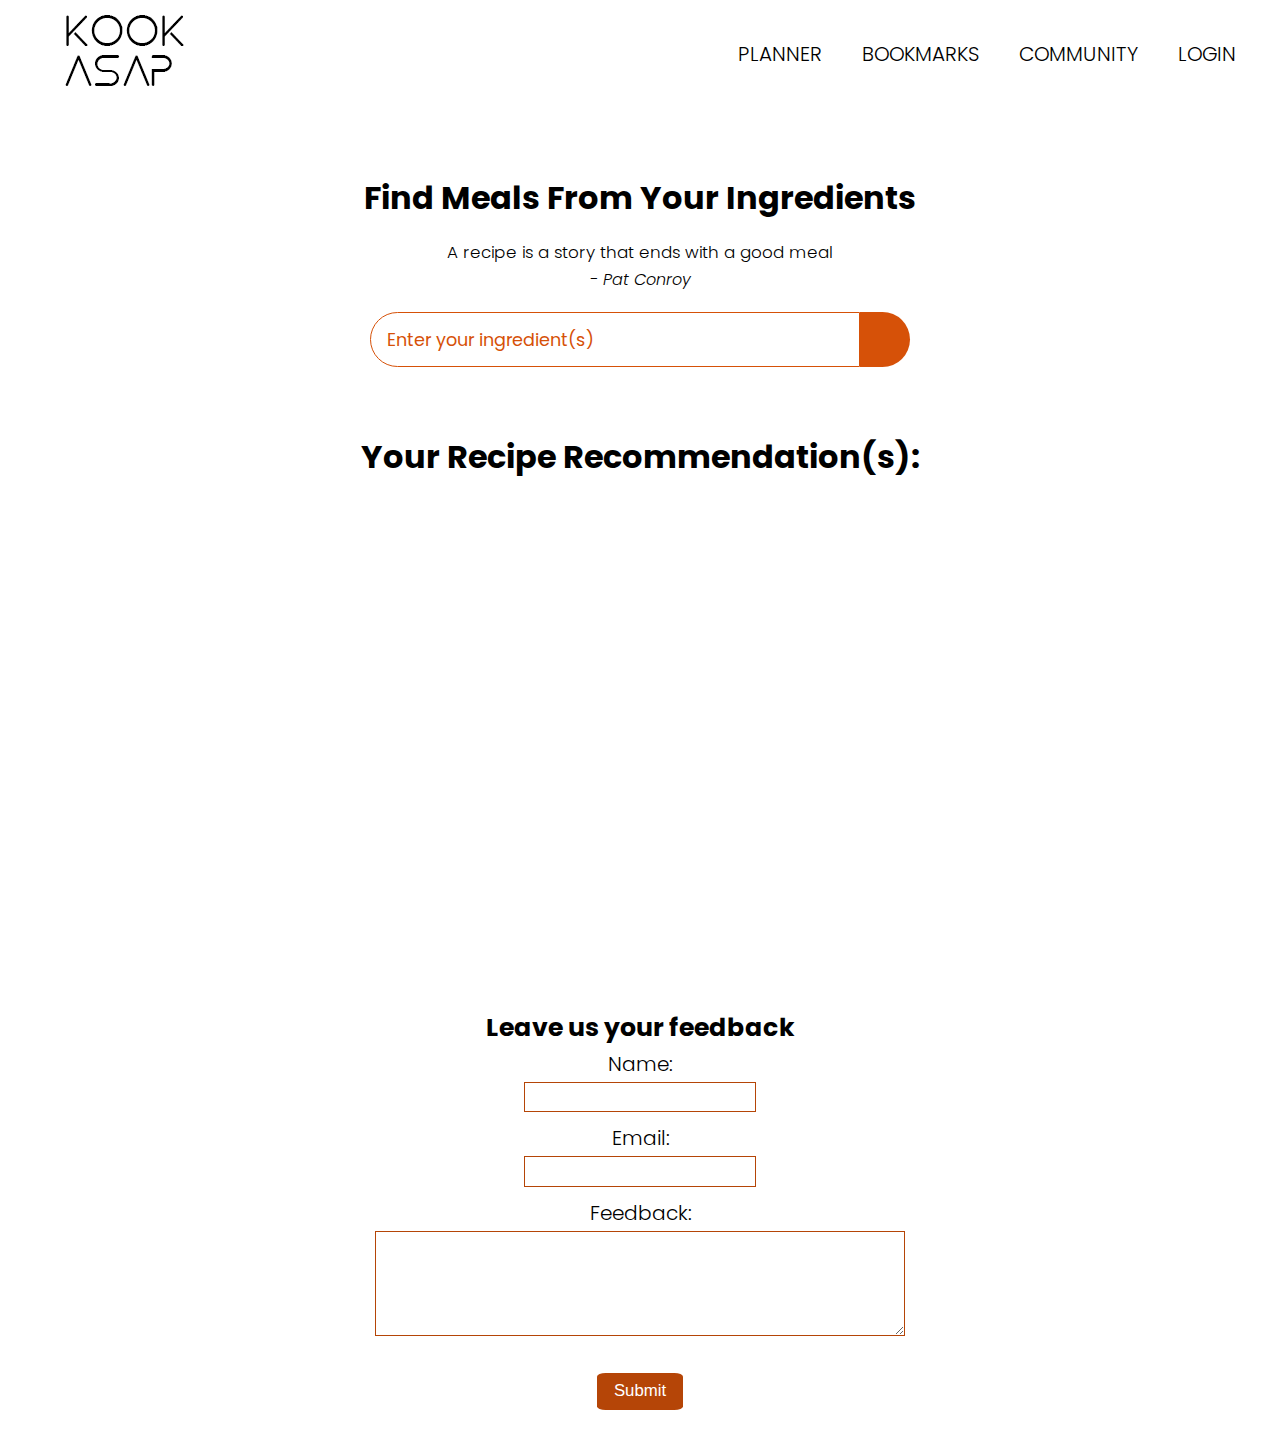
<file: index.html>
<!DOCTYPE html>
<html lang="en">
<head>
  <meta charset="UTF-8">
  <meta name="viewport" content="width=device-width, initial-scale=1.0">
  <title>Kookasap - Homepage</title>
  <link rel="icon" size="16x16 "href="tab.png">
  <link rel="stylesheet" href="https://cdnjs.cloudflare.com/ajax/libs/font-awesome/5.15.1/css/all.min.css" integrity="sha512-+4zCK9k+qNFUR5X+cKL9EIR+ZOhtIloNl9GIKS57V1MyNsYpYcUrUeQc9vNfzsWfV28IaLL3i96P9sdNyeRssA==" crossorigin="anonymous" />
  <link rel="stylesheet" href = "style.css">
  <link rel="stylesheet" href = "styleforfeedback.css">
  
</head>
<body>
  <header>
    <div class = "main-nav">
      <a href="index.html" class="Logo">
        <img src="Logo.png" alt="Kookasap" width="250" height="100" >
      </a>   
      <ul >
        <li><a href = "Planner.html" >Planner</a></li>
        <li><a href = "featurestbd.html" >Bookmarks</a></li>
        <li><a href = "community.html" >Community</a></li>
        <li><a href = "login.html" >Login</a></li>
      </ul>
    </div>
  </header>
  <div class = "container">
    <div class = "meal-wrapper">
      <div class = "meal-search">
        <h2 class = "title">Find Meals From Your Ingredients</h2>
        <blockquote>A recipe is a story that ends with a good meal<br>
          <cite>- Pat Conroy</cite>
        </blockquote>

        <div class = "meal-search-box">
          <input type = "text" class = "search-control" placeholder="Enter your ingredient(s)" id = "search-input">
          <button type = "submit" class = "search-btn btn" id = "search-btn">
            <i class = "fas fa-search"></i>
          </button>
        </div>
      </div>

      <div class = "meal-result">
        <h2 class = "title">Your Recipe Recommendation(s):</h2>
        <div id= "meal">
        </div>
      </div>


      <div class = "meal-details">
        <!-- recipe close btn -->
        <button type = "button" class = "btn recipe-close-btn" id = "recipe-close-btn">
          <i class = "fas fa-times"></i>
        </button>

        <!-- meal content -->
        <div class = "meal-details-content">
        </div>
      </div>
    </div>
  </div>
  <footer>
    <div class="feedback-box">
      <center><h2>Leave us your feedback</h2></center>
      <form id="feedback-form">
        <label for="name">Name:</label>
        <input type="text" id="name" name="name"><br>
        <label for="email">Email:</label>
        <input type="text" id="email" name="email"><br>
        <label for="feedback">Feedback:</label>
        <textarea id="feedback" name="feedback" rows="5" cols="50"></textarea><br><br>
        <input type="submit" value="Submit">
      </form> 
      <br>
    </div>
  </footer>
  


  <script src = "script.js"></script>
</body>
</html>
</file>
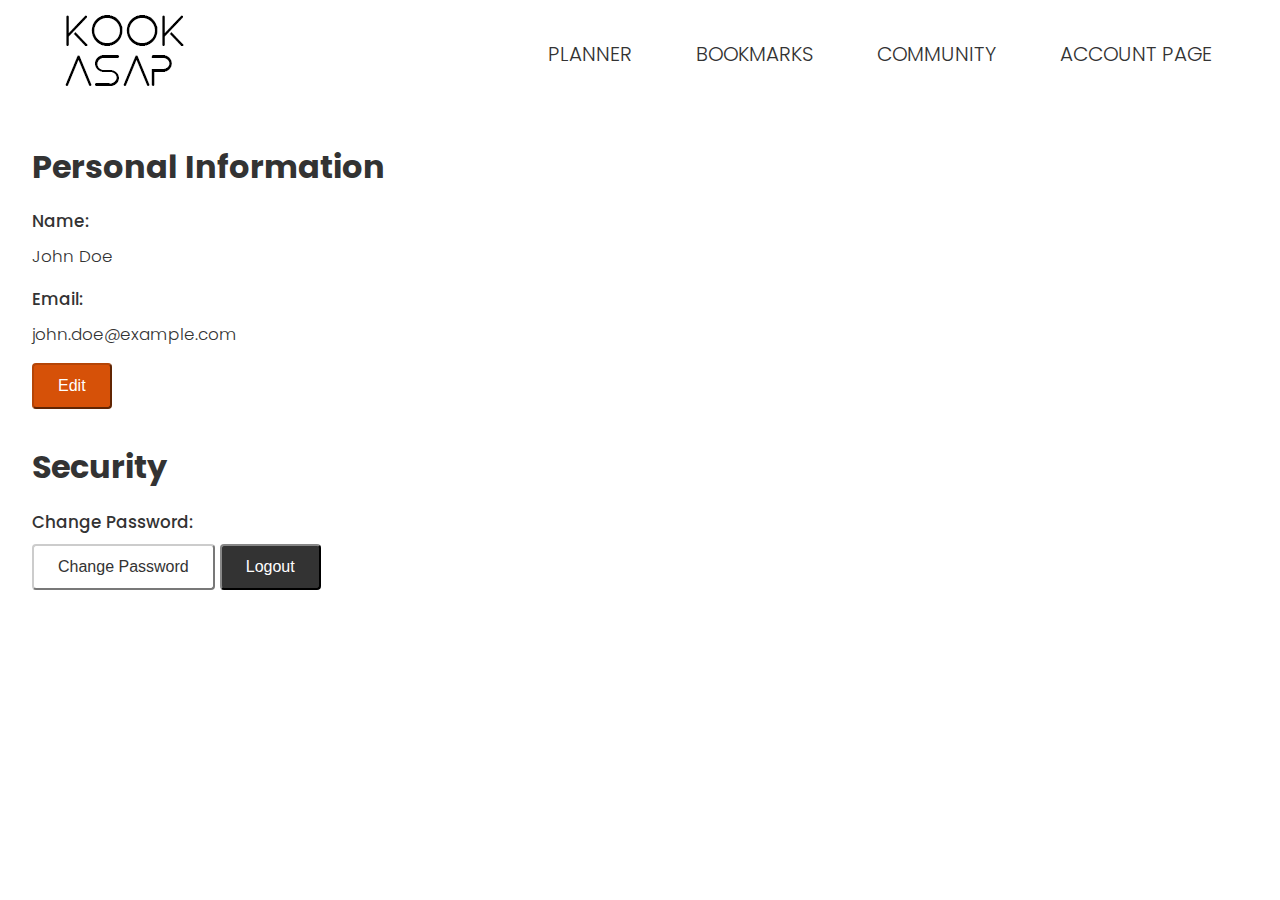
<file: accountpage.html>
<!DOCTYPE html>
<html lang="en">
<head>
  <meta charset="UTF-8">
  <meta name="viewport" content="width=device-width, initial-scale=1.0">
  <title>Kookasap - Account</title>
  <link rel="icon" size="16x16" href="tab.png">
  <link rel="stylesheet" href="https://cdnjs.cloudflare.com/ajax/libs/font-awesome/5.15.1/css/all.min.css" integrity="sha512-+4zCK9k+qNFUR5X+cKL9EIR+ZOhtIloNl9GIKS57V1MyNsYpYcUrUeQc9vNfzsWfV28IaLL3i96P9sdNyeRssA==" crossorigin="anonymous" />
  <link rel="stylesheet" href="styleforaccountpage.css">
  <link href="https://fonts.googleapis.com/css2?family=Poppins:wght@200;300;400;500;600;700;800;900&display=swap" rel="stylesheet">
</head>
<body>
  <header>
    <div class="main-nav">
      <a href="homepageafterlogin.html" class="Logo">
        <img src="Logo.png" alt="Kookasap" width="250" height="100" >
      </a>   
      <ul>
        <li><a href="Plannerafterlogin.html">Planner</a></li>
        <li><a href="featurestbdafterlogin.html">Bookmarks</a></li>
        <li><a href="communityafterlogin.html">Community</a></li>
        <li><a href="accountpage.html">Account Page</a></li>
      </ul>
    </div>
  </header>
  <div class="account-container container">
    <h2 class="account-title title">Account</h2>
    <div class="account-section">
      <h3 class="account-section-title">Personal Information</h3>
      <p class="account-label">Name:</p>
      <p class="account-value">John Doe</p>
      <p class="account-label">Email:</p>
      <p class="account-value">john.doe@example.com</p>
      <button class="btn btn-primary">Edit</button>
    </div>
    <div class="account-section">
      <h3 class="account-section-title">Security</h3>
      <p class="account-label">Change Password:</p>
      <button class="btn btn-secondary">Change Password</button>
      <a href="index.html"><button class="btn btn-logout">Logout</button></a>
    </div>
  </div>
</body>
</html>
</file>
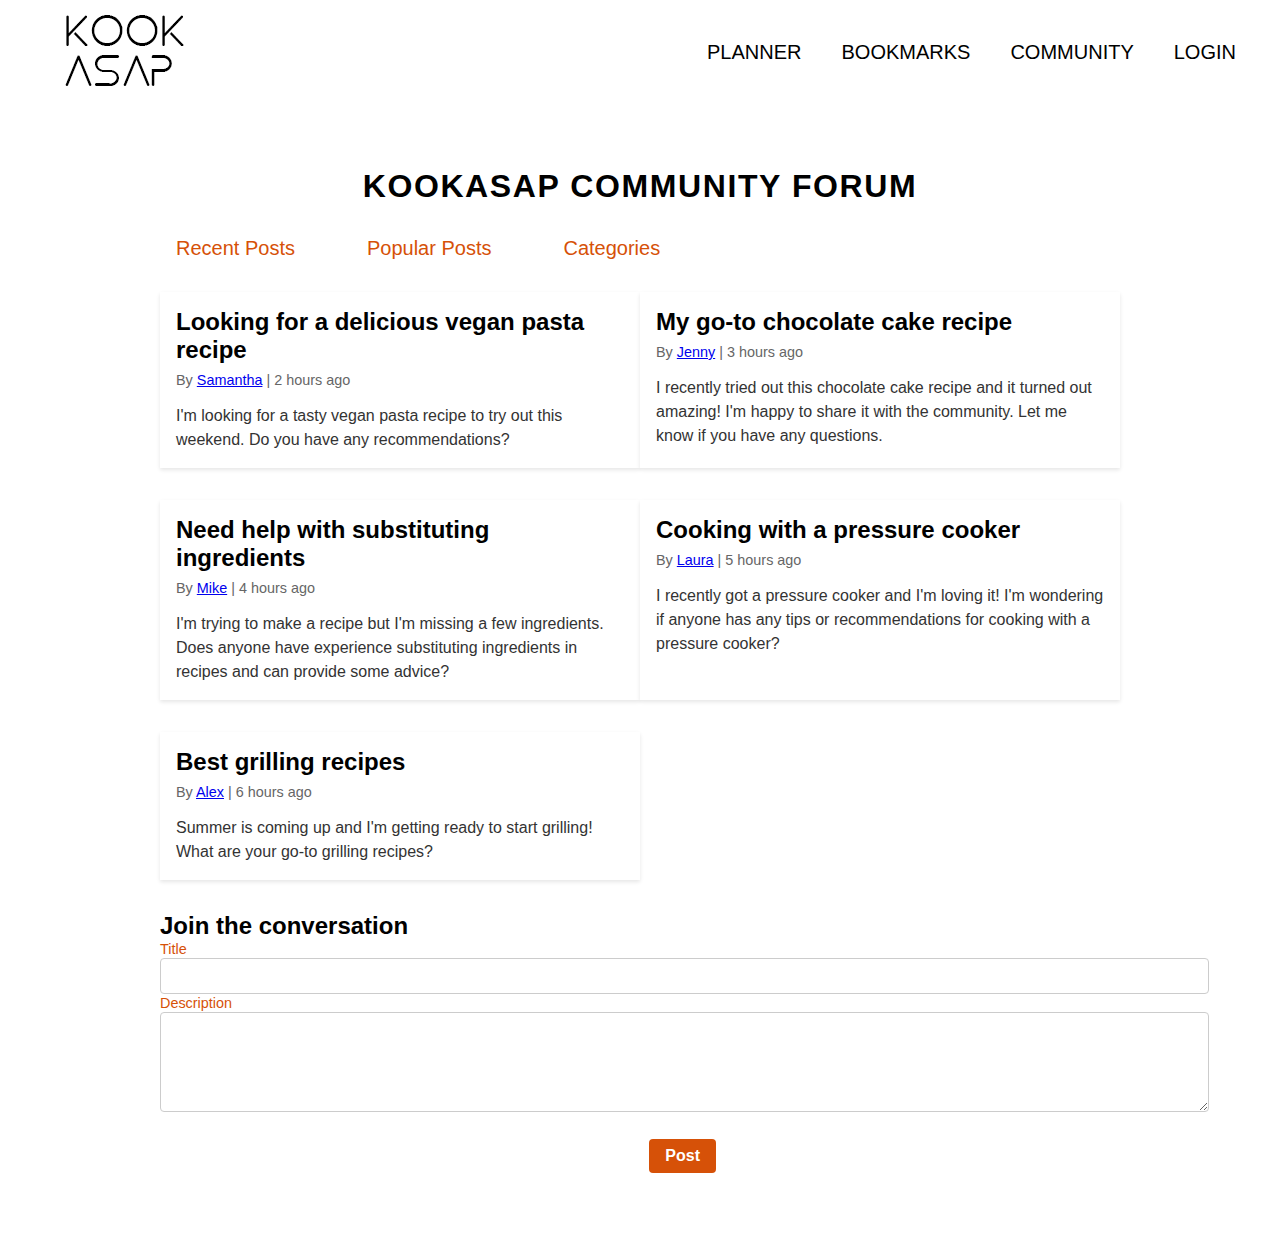
<file: community.html>
<!DOCTYPE html>
<html lang="en">
<head>
  <meta charset="UTF-8">
  <meta name="viewport" content="width=device-width, initial-scale=1.0">
  <title>Kookasap - Community</title>
  <link rel="icon" size="16x16 "href="tab.png">
  <link rel="stylesheet" href="https://cdnjs.cloudflare.com/ajax/libs/font-awesome/5.15.1/css/all.min.css" integrity="sha512-+4zCK9k+qNFUR5X+cKL9EIR+ZOhtIloNl9GIKS57V1MyNsYpYcUrUeQc9vNfzsWfV28IaLL3i96P9sdNyeRssA==" crossorigin="anonymous" />
  <link rel="stylesheet" href = "Styleforcommunity.css">
  
</head>
<body>
    <header>
    <div class = "main-nav">
      <a href="index.html" class="Logo">
        <img src="Logo.png" alt="Kookasap" width="250" height="100" >
      </a>   
      <ul >
        <li><a href = "Planner.html" >Planner</a></li>
        <li><a href = "featurestbd.html" >Bookmarks</a></li>
        <li><a href = "community.html" >Community</a></li>
        <li><a href = "login.html" >Login</a></li>
      </ul>
    </div>
    </header>
    <div class="container">
      <center><h1 class="title">Kookasap Community Forum</h1></center>
      <div class="forum-nav">
        <ul>
          <li><a href="#">Recent Posts</a></li>
          <li><a href="#">Popular Posts</a></li>
          <li><a href="#">Categories</a></li>
        </ul>
      </div>
      <div class="forum-content">
        <div class="post">
          <h2 class="post-title">Looking for a delicious vegan pasta recipe</h2>
          <p class="post-meta">By <a href="#">Samantha</a> | 2 hours ago</p>
          <p class="post-description">I'm looking for a tasty vegan pasta recipe to try out this weekend. Do you have any recommendations?</p>
        </div>
        <div class="post">
          <h2 class="post-title">My go-to chocolate cake recipe</h2>
          <p class="post-meta">By <a href="#">Jenny</a> | 3 hours ago</p>
          <p class="post-description">I recently tried out this chocolate cake recipe and it turned out amazing! I'm happy to share it with the community. Let me know if you have any questions.</p>
        </div>
        <div class="post">
          <h2 class="post-title">Need help with substituting ingredients</h2>
          <p class="post-meta">By <a href="#">Mike</a> | 4 hours ago</p>
          <p class="post-description">I'm trying to make a recipe but I'm missing a few ingredients. Does anyone have experience substituting ingredients in recipes and can provide some advice?</p>
        </div>
        <div class="post">
          <h2 class="post-title">Cooking with a pressure cooker</h2>
          <p class="post-meta">By <a href="#">Laura</a> | 5 hours ago</p>
          <p class="post-description">I recently got a pressure cooker and I'm loving it! I'm wondering if anyone has any tips or recommendations for cooking with a pressure cooker?</p>
        </div>
        <div class="post">
          <h2 class="post-title">Best grilling recipes</h2>
          <p class="post-meta">By <a href="#">Alex</a> | 6 hours ago</p>
          <p class="post-description">Summer is coming up and I'm getting ready to start grilling! What are your go-to grilling recipes?</p>
        </div>
      </div>
      <div class="create-post">
        <h2 class="create-post-title">Join the conversation</h2>
        <form action="#">
          <label for="post-title">Title</label><br>
          <input type="text" id="post-title" name="post-title"><br>
          <label for="post-description">Description</label><br>
          <textarea id="post-description" name="post-description"></textarea><br>
          <center><button type="submit">Post</button></center>
        </form>
      </div>
      </div>
      </body>
      </html>
</file>
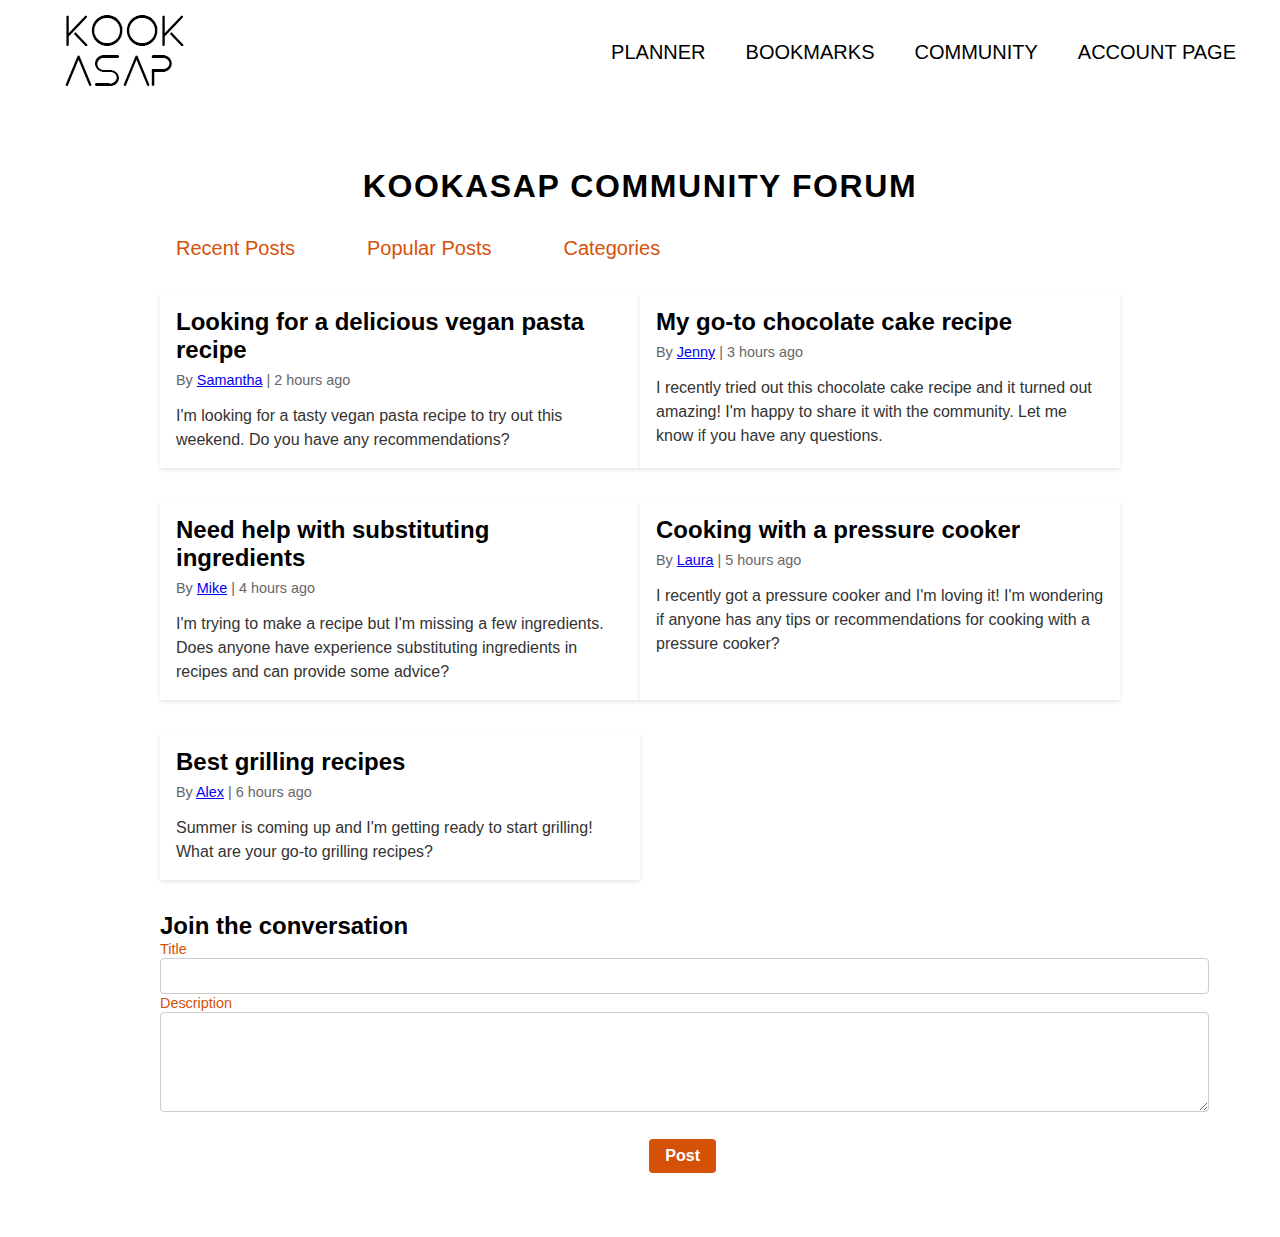
<file: communityafterlogin.html>
<!DOCTYPE html>
<html lang="en">
<head>
  <meta charset="UTF-8">
  <meta name="viewport" content="width=device-width, initial-scale=1.0">
  <title>Kookasap - Community</title>
  <link rel="icon" size="16x16 "href="tab.png">
  <link rel="stylesheet" href="https://cdnjs.cloudflare.com/ajax/libs/font-awesome/5.15.1/css/all.min.css" integrity="sha512-+4zCK9k+qNFUR5X+cKL9EIR+ZOhtIloNl9GIKS57V1MyNsYpYcUrUeQc9vNfzsWfV28IaLL3i96P9sdNyeRssA==" crossorigin="anonymous" />
  <link rel="stylesheet" href = "Styleforcommunity.css">
  
</head>
<body>
    <header>
    <div class = "main-nav">
      <a href="homepageafterlogin.html" class="Logo">
        <img src="Logo.png" alt="Kookasap" width="250" height="100" >
      </a>   
      <ul >
        <li><a href = "Plannerafterlogin.html" >Planner</a></li>
        <li><a href = "featurestbdafterlogin.html" >Bookmarks</a></li>
        <li><a href = "communityafterlogin.html" >Community</a></li>
        <li><a href = "accountpage.html" >Account page</a></li>
      </ul>
    </div>
    </header>
    <div class="container">
      <center><h1 class="title">Kookasap Community Forum</h1></center>
      <div class="forum-nav">
        <ul>
          <li><a href="#">Recent Posts</a></li>
          <li><a href="#">Popular Posts</a></li>
          <li><a href="#">Categories</a></li>
        </ul>
      </div>
      <div class="forum-content">
        <div class="post">
          <h2 class="post-title">Looking for a delicious vegan pasta recipe</h2>
          <p class="post-meta">By <a href="#">Samantha</a> | 2 hours ago</p>
          <p class="post-description">I'm looking for a tasty vegan pasta recipe to try out this weekend. Do you have any recommendations?</p>
        </div>
        <div class="post">
          <h2 class="post-title">My go-to chocolate cake recipe</h2>
          <p class="post-meta">By <a href="#">Jenny</a> | 3 hours ago</p>
          <p class="post-description">I recently tried out this chocolate cake recipe and it turned out amazing! I'm happy to share it with the community. Let me know if you have any questions.</p>
        </div>
        <div class="post">
          <h2 class="post-title">Need help with substituting ingredients</h2>
          <p class="post-meta">By <a href="#">Mike</a> | 4 hours ago</p>
          <p class="post-description">I'm trying to make a recipe but I'm missing a few ingredients. Does anyone have experience substituting ingredients in recipes and can provide some advice?</p>
        </div>
        <div class="post">
          <h2 class="post-title">Cooking with a pressure cooker</h2>
          <p class="post-meta">By <a href="#">Laura</a> | 5 hours ago</p>
          <p class="post-description">I recently got a pressure cooker and I'm loving it! I'm wondering if anyone has any tips or recommendations for cooking with a pressure cooker?</p>
        </div>
        <div class="post">
          <h2 class="post-title">Best grilling recipes</h2>
          <p class="post-meta">By <a href="#">Alex</a> | 6 hours ago</p>
          <p class="post-description">Summer is coming up and I'm getting ready to start grilling! What are your go-to grilling recipes?</p>
        </div>
      </div>
      <div class="create-post">
        <h2 class="create-post-title">Join the conversation</h2>
        <form action="#">
          <label for="post-title">Title</label><br>
          <input type="text" id="post-title" name="post-title"><br>
          <label for="post-description">Description</label><br>
          <textarea id="post-description" name="post-description"></textarea><br>
          <center><button type="submit">Post</button></center>
        </form>
      </div>
      </div>
      </body>
      </html>
</file>
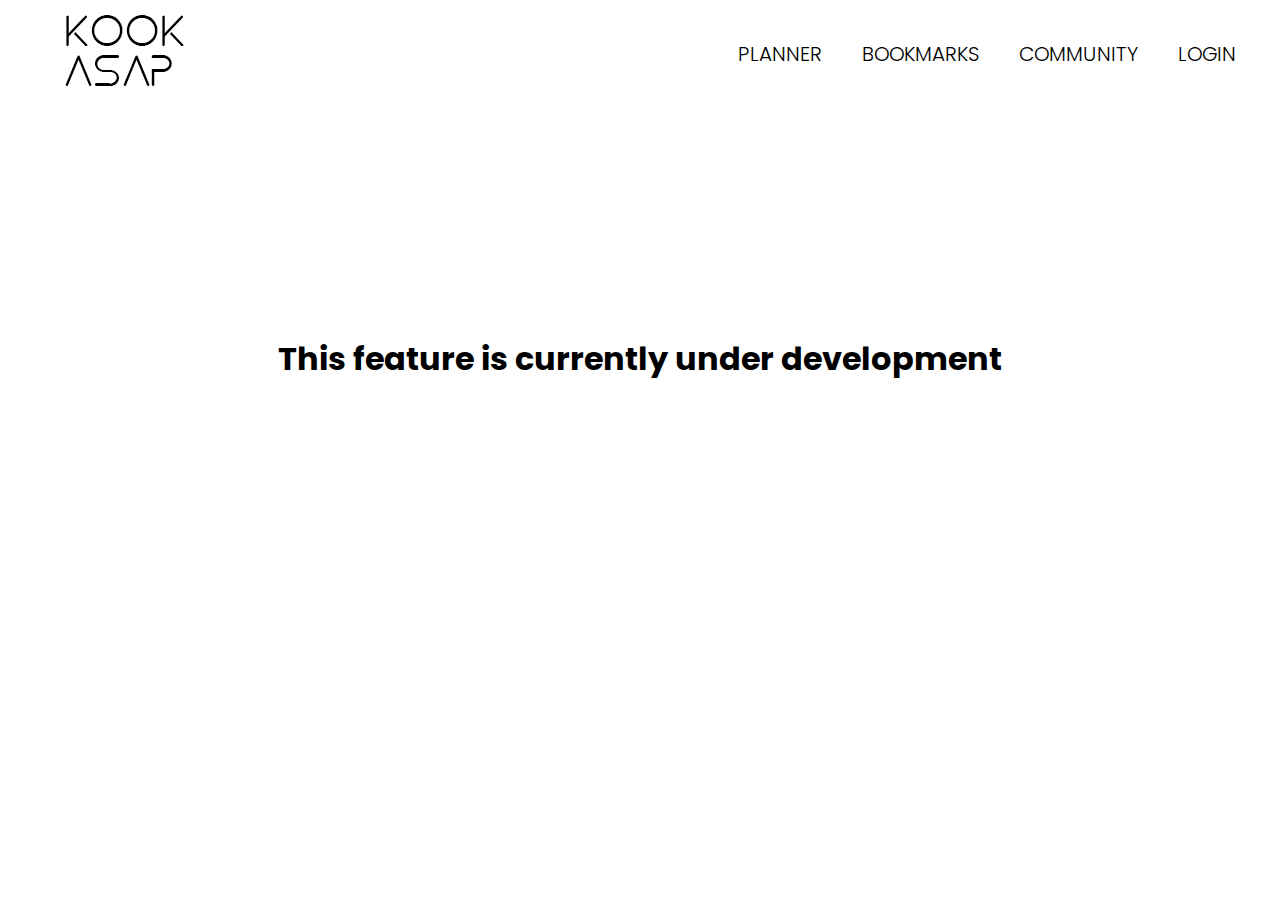
<file: featurestbd.html>
<!DOCTYPE html>
<html lang="en">
<head>
  <meta charset="UTF-8">
  <meta name="viewport" content="width=device-width, initial-scale=1.0">
  <title>Kookasap</title>
  <link rel="icon" size="16x16 "href="tab.png">
  <link rel="stylesheet" href="https://cdnjs.cloudflare.com/ajax/libs/font-awesome/5.15.1/css/all.min.css" integrity="sha512-+4zCK9k+qNFUR5X+cKL9EIR+ZOhtIloNl9GIKS57V1MyNsYpYcUrUeQc9vNfzsWfV28IaLL3i96P9sdNyeRssA==" crossorigin="anonymous" />
  <link rel="stylesheet" href = "style.css">
  
</head>
<body>
    <header>
    <div class = "main-nav">
      <a href="index.html" class="Logo">
        <img src="Logo.png" alt="Kookasap" width="250" height="100" >
      </a>   
      <ul >
        <li><a href = "Planner.html" >Planner</a></li>
        <li><a href = "featurestbd.html" >Bookmarks</a></li>
        <li><a href = "community.html" >Community</a></li>
        <li><a href = "login.html" >Login</a></li>
      </ul>
    </div>
    </header>
    <h2 class = "title" style="text-align: center; margin-top: 225px;">This feature is currently under development</h2>

</body>
</html>
</file>
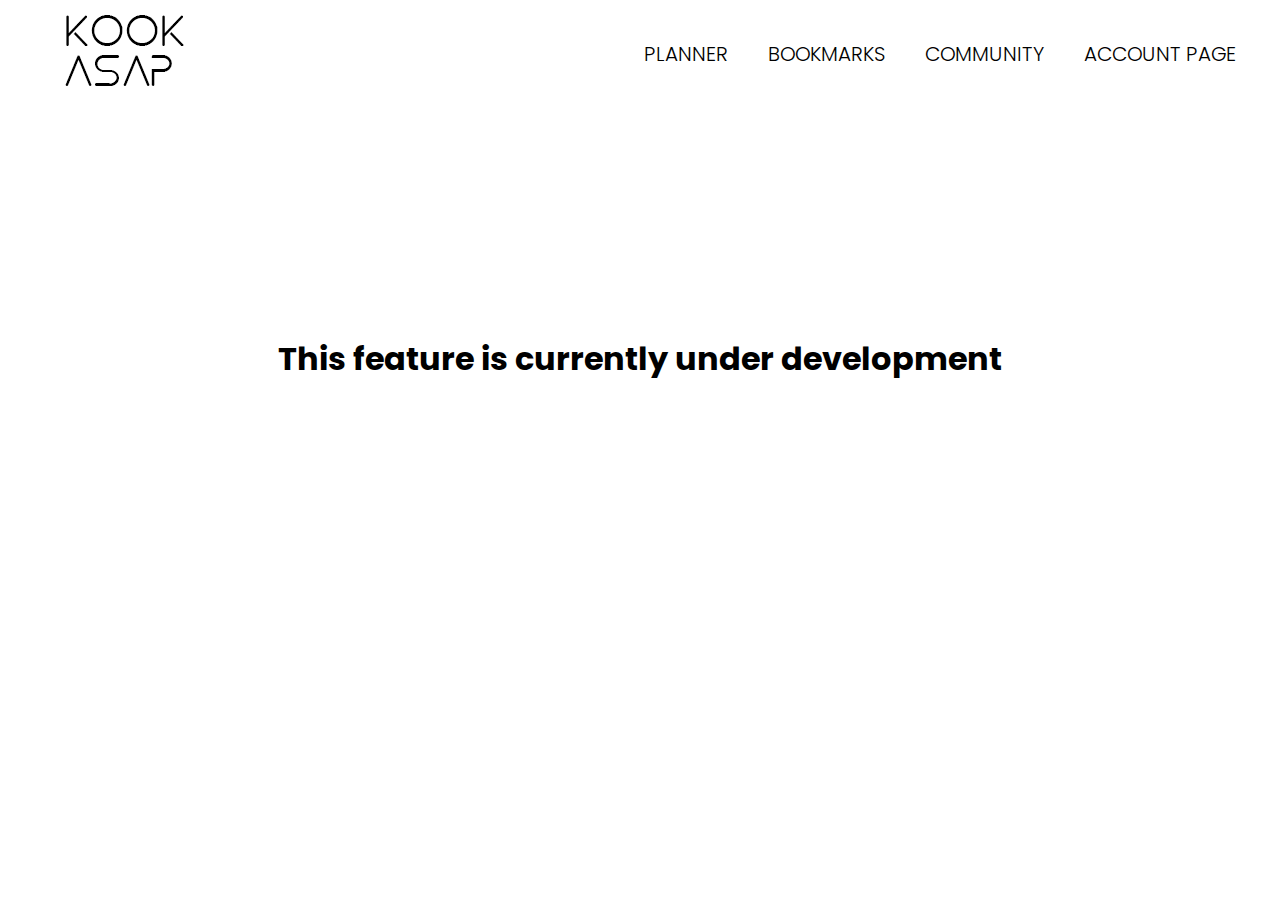
<file: featurestbdafterlogin.html>
<!DOCTYPE html>
<html lang="en">
<head>
  <meta charset="UTF-8">
  <meta name="viewport" content="width=device-width, initial-scale=1.0">
  <title>Kookasap</title>
  <link rel="icon" size="16x16 "href="tab.png">
  <link rel="stylesheet" href="https://cdnjs.cloudflare.com/ajax/libs/font-awesome/5.15.1/css/all.min.css" integrity="sha512-+4zCK9k+qNFUR5X+cKL9EIR+ZOhtIloNl9GIKS57V1MyNsYpYcUrUeQc9vNfzsWfV28IaLL3i96P9sdNyeRssA==" crossorigin="anonymous" />
  <link rel="stylesheet" href = "style.css">
  
</head>
<body>
    <header>
    <div class = "main-nav">
      <a href="homepageafterlogin.html" class="Logo">
        <img src="Logo.png" alt="Kookasap" width="250" height="100" >
      </a>   
      <ul >
        <li><a href = "Plannerafterlogin.html" >Planner</a></li>
        <li><a href = "featurestbdafterlogin.html" >Bookmarks</a></li>
        <li><a href = "communityafterlogin.html" >Community</a></li>
        <li><a href = "accountpage.html" >Account Page</a></li>
      </ul>
    </div>
    </header>
    <h2 class = "title" style="text-align: center; margin-top: 225px;">This feature is currently under development</h2>

</body>
</html>
</file>
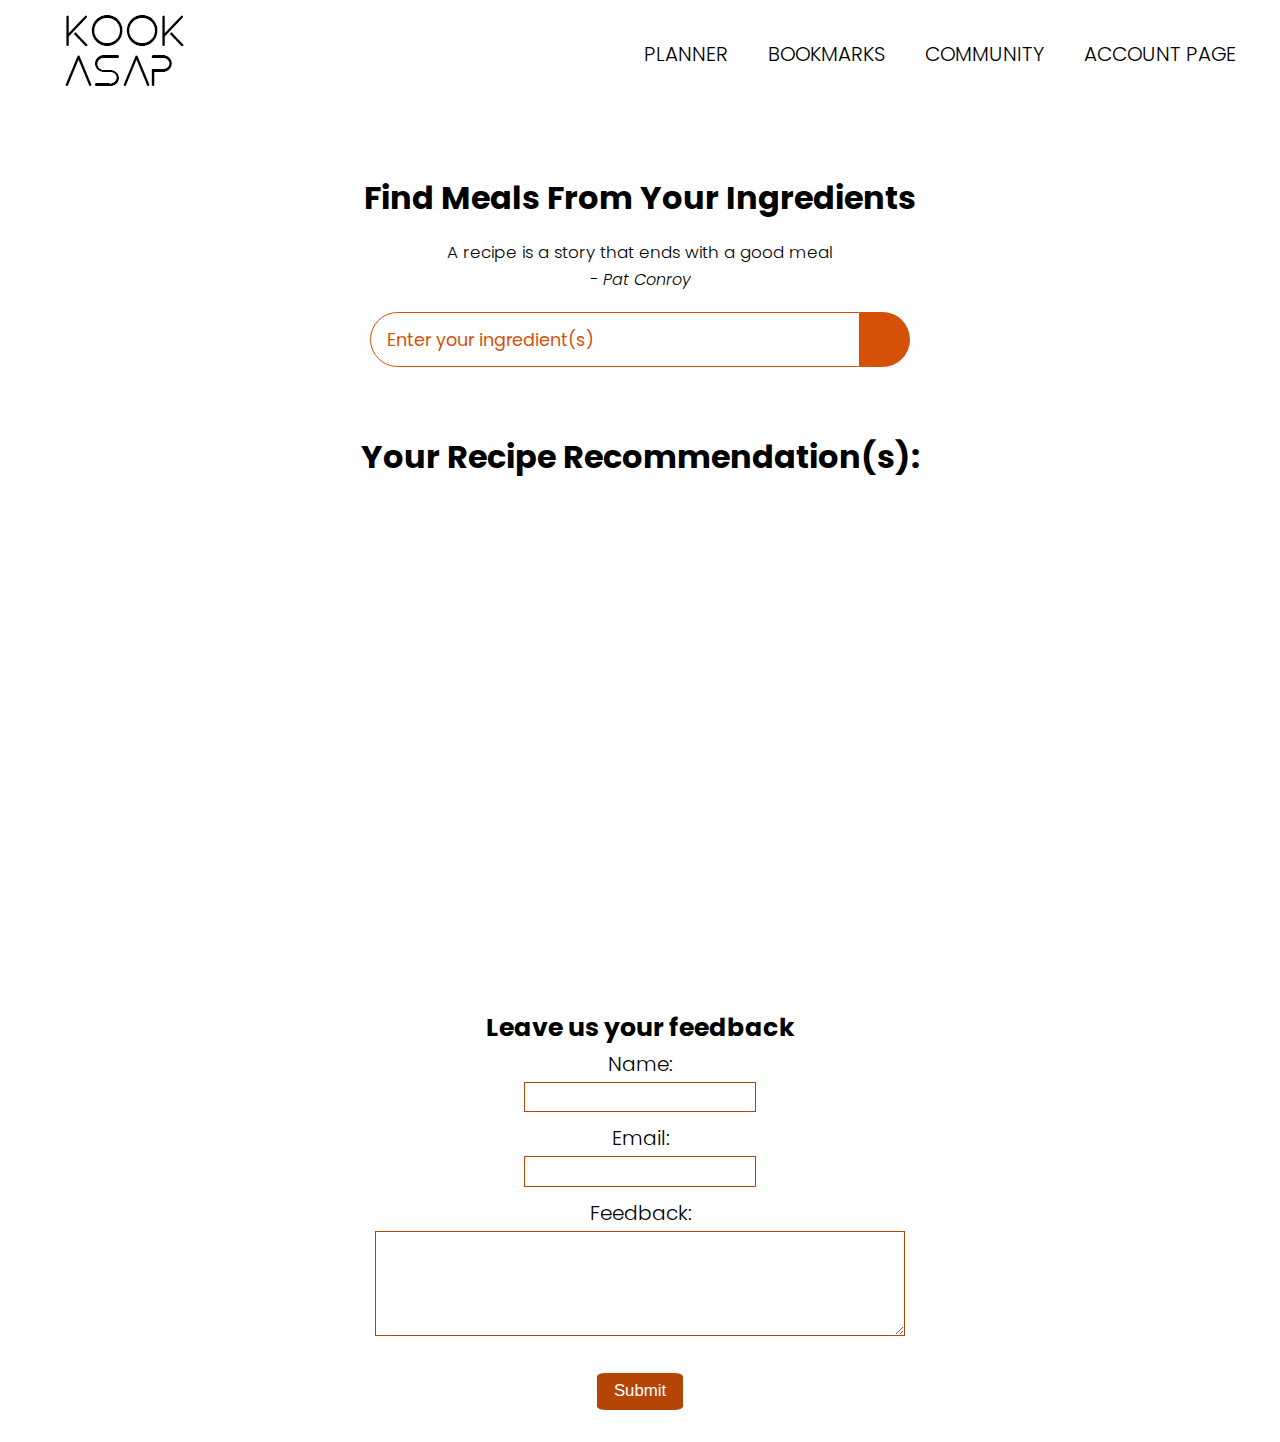
<file: homepageafterlogin.html>
<!DOCTYPE html>
<html lang="en">
<head>
  <meta charset="UTF-8">
  <meta name="viewport" content="width=device-width, initial-scale=1.0">
  <title>Kookasap - Homepage</title>
  <link rel="icon" size="16x16 "href="tab.png">
  <link rel="stylesheet" href="https://cdnjs.cloudflare.com/ajax/libs/font-awesome/5.15.1/css/all.min.css" integrity="sha512-+4zCK9k+qNFUR5X+cKL9EIR+ZOhtIloNl9GIKS57V1MyNsYpYcUrUeQc9vNfzsWfV28IaLL3i96P9sdNyeRssA==" crossorigin="anonymous" />
  <link rel="stylesheet" href = "style.css">
  <link rel="stylesheet" href = "styleforfeedback.css">
  
</head>
<body>
  <header>
    <div class = "main-nav">
      <a href="homepageafterlogin.html" class="Logo">
        <img src="Logo.png" alt="Kookasap" width="250" height="100" >
      </a>   
      <ul >
        <li><a href = "Plannerafterlogin.html" >Planner</a></li>
        <li><a href = "featurestbdafterlogin.html" >Bookmarks</a></li>
        <li><a href = "communityafterlogin.html" >Community</a></li>
        <li><a href = "accountpage.html" >Account Page</a></li>
      </ul>
    </div>
  </header>
  <div class = "container">
    <div class = "meal-wrapper">
      <div class = "meal-search">
        <h2 class = "title">Find Meals From Your Ingredients</h2>
        <blockquote>A recipe is a story that ends with a good meal<br>
          <cite>- Pat Conroy</cite>
        </blockquote>

        <div class = "meal-search-box">
          <input type = "text" class = "search-control" placeholder="Enter your ingredient(s)" id = "search-input">
          <button type = "submit" class = "search-btn btn" id = "search-btn">
            <i class = "fas fa-search"></i>
          </button>
        </div>
      </div>

      <div class = "meal-result">
        <h2 class = "title">Your Recipe Recommendation(s):</h2>
        <div id= "meal">
        </div>
      </div>


      <div class = "meal-details">
        <!-- recipe close btn -->
        <button type = "button" class = "btn recipe-close-btn" id = "recipe-close-btn">
          <i class = "fas fa-times"></i>
        </button>

        <!-- meal content -->
        <div class = "meal-details-content">
        </div>
      </div>
    </div>
  </div>
  <footer>
    <div class="feedback-box">
      <center><h2>Leave us your feedback</h2></center>
      <form id="feedback-form">
        <label for="name">Name:</label>
        <input type="text" id="name" name="name"><br>
        <label for="email">Email:</label>
        <input type="text" id="email" name="email"><br>
        <label for="feedback">Feedback:</label>
        <textarea id="feedback" name="feedback" rows="5" cols="50"></textarea><br><br>
        <input type="submit" value="Submit">
      </form> 
      <br>
    </div>
  </footer>
  



  <script src = "script.js"></script>
</body>
</html>
</file>
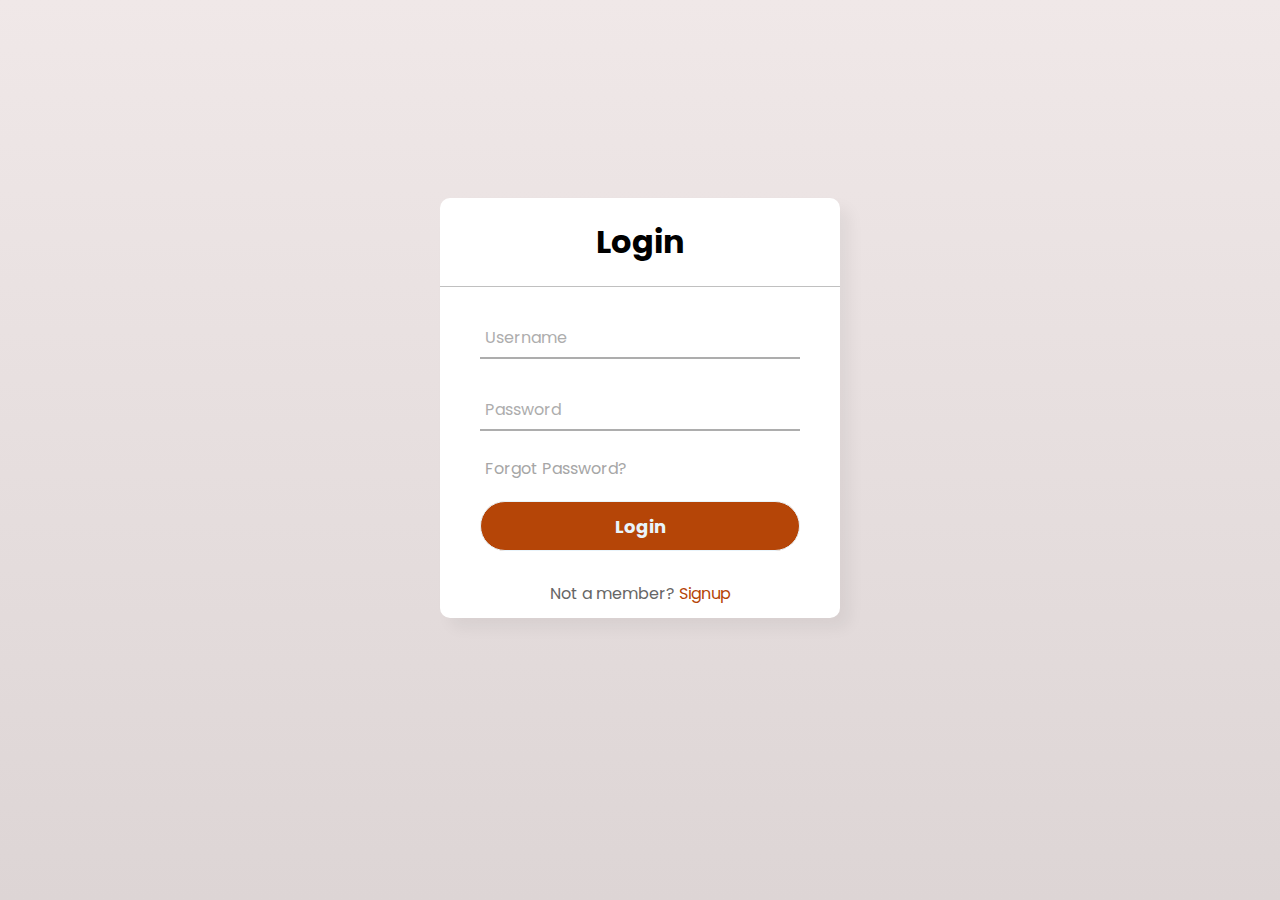
<file: login.html>
<!DOCTYPE html>
<html lang="en" dir="ltr">
  <head>
    <meta charset="utf-8">
    <title>Kookasap - Sign in</title>
    <link rel="icon" size="16x16 "href="tab.png">
    <link rel="stylesheet" href="loginstyle.css">
  </head>
  <body>
    <div class="center">
      <h1>Login</h1>
      <form method="get" action="homepageafterlogin.html">
        <div class="txt_field">
          <input type="text" required>
          <span></span>
          <label>Username</label>
        </div>
        <div class="txt_field">
          <input type="password" required>
          <span></span>
          <label>Password</label>
        </div>
        <div class="pass">Forgot Password?</div>
        <input type="submit" value="Login">
        <div class="signup_link">
          Not a member? <a href="signup.html">Signup</a>
        </div>
      </form>
    </div>
  </body>
</html>
</file>
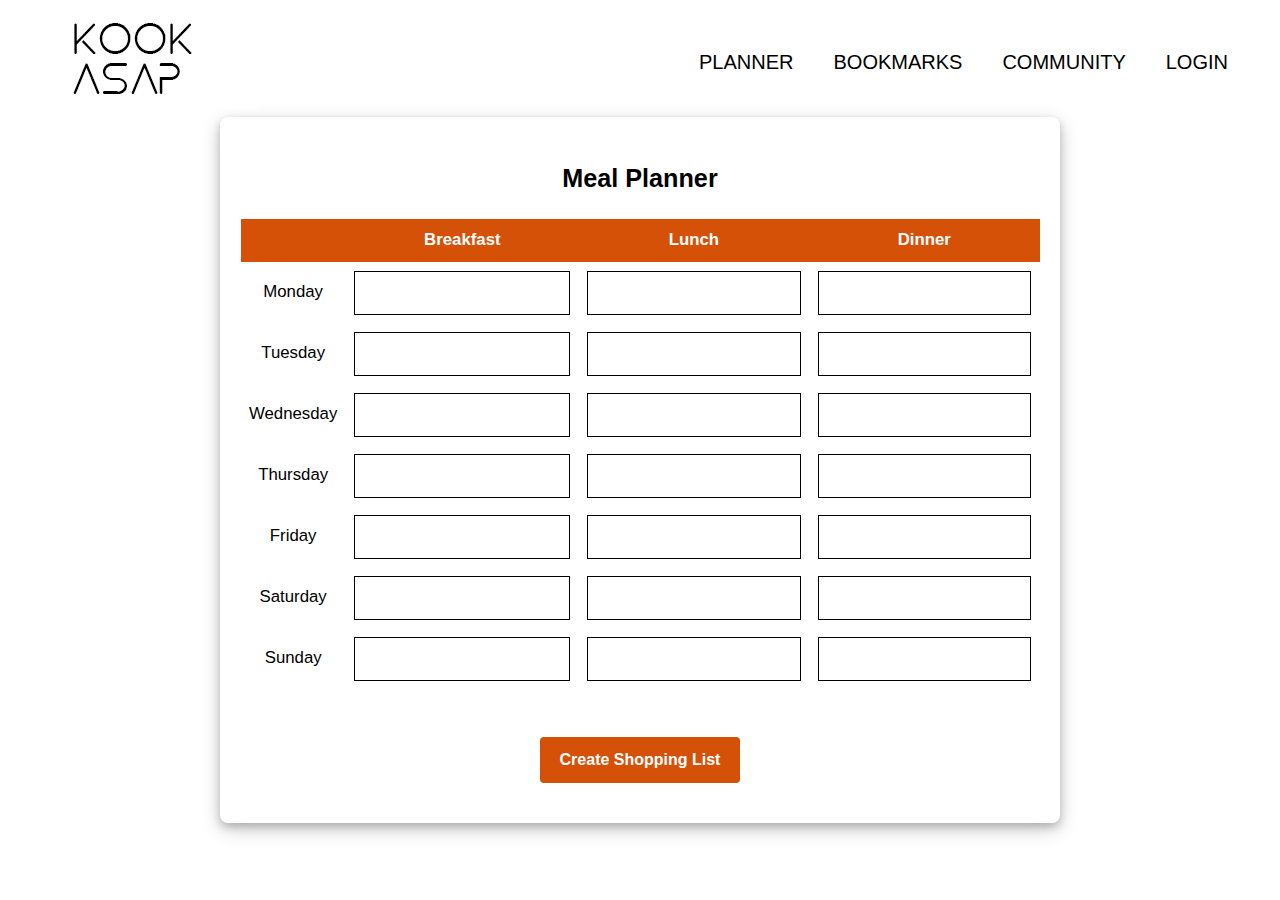
<file: Planner.html>
<!DOCTYPE html>
<html lang="en">
<head>
  <meta charset="UTF-8">
  <meta name="viewport" content="width=device-width, initial-scale=1.0">
  <title>Meal Planner</title>
  <link rel="icon" size="16x16 "href="tab.png">
  <link rel="stylesheet" href="https://cdnjs.cloudflare.com/ajax/libs/font-awesome/5.15.1/css/all.min.css" integrity="sha512-+4zCK9k+qNFUR5X+cKL9EIR+ZOhtIloNl9GIKS57V1MyNsYpYcUrUeQc9vNfzsWfV28IaLL3i96P9sdNyeRssA==" crossorigin="anonymous" />
  <link rel="stylesheet" href = "styleforplanner.css">
</head>
<body>
  <header>
    <div class = "main-nav">
      <a href="index.html" class="Logo">
        <img src="Logo.png" alt="KookASAP" width="250" height="100" >
      </a>   
      <ul>
        <li><a href = "planner.html" >Planner</a></li>
        <li><a href = "featurestbd.html" >Bookmarks</a></li>
        <li><a href = "community.html" >Community</a></li>
        <li><a href = "login.html" >Login</a></li>
      </ul>
    </div>
  </header>

  <!-- Add a form to allow users to input their meal plan -->
  <form id="meal-plan-form">
    <center><h2>Meal Planner</h2></center>
    <table>
      <tr>
        <th></th>
        <th>Breakfast</th>
        <th>Lunch</th>
        <th>Dinner</th>
      </tr>
      <tr>
        <td>Monday</td>
        <td><input type="text" id="monday-breakfast" name="monday-breakfast"></td>
        <td><input type="text" id="monday-lunch" name="monday-lunch"></td>
        <td><input type="text" id="monday-dinner" name="monday-dinner"></td>
      </tr>
      <tr>
        <td>Tuesday</td>
        <td><input type="text" id="tuesday-breakfast" name="tuesday-breakfast"></td>
        <td><input type="text" id="tuesday-lunch" name="tuesday-lunch"></td>
        <td><input type="text" id="tuesday-dinner" name="tuesday-dinner"></td>
      </tr>
      <tr>
        <td>Wednesday</td>
        <td><input type="text" id="wednesday-breakfast" name="wednesday-breakfast"></td>
        <td><input type="text" id="wednesday-lunch" name="wednesday-lunch"></td>
        <td><input type="text" id="wednesday-dinner" name="wednesday-dinner"></td>
      </tr>
      <tr>
        <td>Thursday</td>
        <td><input type="text" id="thursday-breakfast" name="thursday-breakfast"></td>
        <td><input type="text" id="thursday-lunch" name="thursday-lunch"></td>
        <td><input type="text" id="thursday-dinner" name="thursday-dinner"></td>
      </tr>
      <tr>
        <td>Friday</td>
        <td><input type="text" id="friday-breakfast" name="friday-breakfast"></td>
        <td><input type="text" id="friday-lunch" name="friday-lunch"></td>
        <td><input type="text" id="friday-dinner" name="friday-dinner"></td>
      </tr>
      <tr>
        <td>Saturday</td>
        <td><input type="text" id="saturday-breakfast" name="saturday-breakfast"></td>
        <td><input type="text" id="saturday-lunch" name="saturday-lunch"></td>
        <td><input type="text" id="saturday-dinner" name="saturday-dinner"></td>
      </tr>
      <tr>
        <td>Sunday</td>
        <td><input type="text" id="sunday-breakfast" name="sunday-breakfast"></td>
        <td><input type="text" id="sunday-lunch" name="sunday-lunch"></td>
        <td><input type="text" id="sunday-dinner" name="sunday-dinner"></td>
      </tr>
    </table>
    <br>
    <input type="submit" id="create-shopping-list-btn" value="Create Shopping List">
  </form> 

  <!-- Add a div to display the shopping list -->
  <div id="shopping-list"></div>
</body>
</html>
</file>
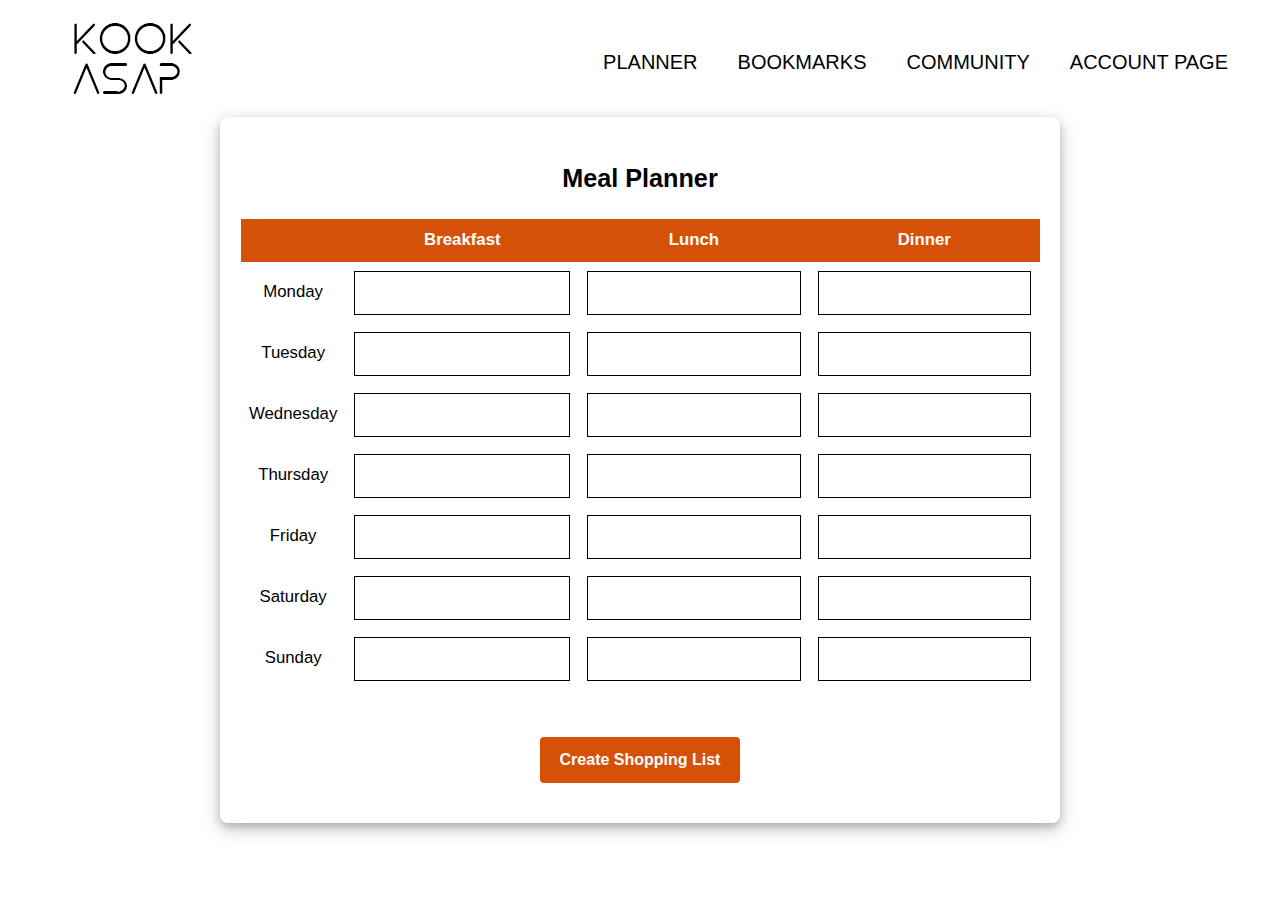
<file: Plannerafterlogin.html>
<!DOCTYPE html>
<html lang="en">
<head>
  <meta charset="UTF-8">
  <meta name="viewport" content="width=device-width, initial-scale=1.0">
  <title>Meal Planner</title>
  <link rel="icon" size="16x16 "href="tab.png">
  <link rel="stylesheet" href="https://cdnjs.cloudflare.com/ajax/libs/font-awesome/5.15.1/css/all.min.css" integrity="sha512-+4zCK9k+qNFUR5X+cKL9EIR+ZOhtIloNl9GIKS57V1MyNsYpYcUrUeQc9vNfzsWfV28IaLL3i96P9sdNyeRssA==" crossorigin="anonymous" />
  <link rel="stylesheet" href = "styleforplanner.css">
</head>
<body>
  <header>
    <div class = "main-nav">
      <a href="homepageafterlogin.html" class="Logo">
        <img src="Logo.png" alt="KookASAP" width="250" height="100" >
      </a>   
      <ul>
        <li><a href = "Plannerafterlogin.html" >Planner</a></li>
        <li><a href = "featurestbdafterlogin.html" >Bookmarks</a></li>
        <li><a href = "communityafterlogin.html" >Community</a></li>
        <li><a href = "accountpage.html" >Account Page</a></li>
      </ul>
    </div>
  </header>

  <!-- Add a form to allow users to input their meal plan -->
  <form id="meal-plan-form">
    <center><h2>Meal Planner</h2></center>
    <table>
      <tr>
        <th></th>
        <th>Breakfast</th>
        <th>Lunch</th>
        <th>Dinner</th>
      </tr>
      <tr>
        <td>Monday</td>
        <td><input type="text" id="monday-breakfast" name="monday-breakfast"></td>
        <td><input type="text" id="monday-lunch" name="monday-lunch"></td>
        <td><input type="text" id="monday-dinner" name="monday-dinner"></td>
      </tr>
      <tr>
        <td>Tuesday</td>
        <td><input type="text" id="tuesday-breakfast" name="tuesday-breakfast"></td>
        <td><input type="text" id="tuesday-lunch" name="tuesday-lunch"></td>
        <td><input type="text" id="tuesday-dinner" name="tuesday-dinner"></td>
      </tr>
      <tr>
        <td>Wednesday</td>
        <td><input type="text" id="wednesday-breakfast" name="wednesday-breakfast"></td>
        <td><input type="text" id="wednesday-lunch" name="wednesday-lunch"></td>
        <td><input type="text" id="wednesday-dinner" name="wednesday-dinner"></td>
      </tr>
      <tr>
        <td>Thursday</td>
        <td><input type="text" id="thursday-breakfast" name="thursday-breakfast"></td>
        <td><input type="text" id="thursday-lunch" name="thursday-lunch"></td>
        <td><input type="text" id="thursday-dinner" name="thursday-dinner"></td>
      </tr>
      <tr>
        <td>Friday</td>
        <td><input type="text" id="friday-breakfast" name="friday-breakfast"></td>
        <td><input type="text" id="friday-lunch" name="friday-lunch"></td>
        <td><input type="text" id="friday-dinner" name="friday-dinner"></td>
      </tr>
      <tr>
        <td>Saturday</td>
        <td><input type="text" id="saturday-breakfast" name="saturday-breakfast"></td>
        <td><input type="text" id="saturday-lunch" name="saturday-lunch"></td>
        <td><input type="text" id="saturday-dinner" name="saturday-dinner"></td>
      </tr>
      <tr>
        <td>Sunday</td>
        <td><input type="text" id="sunday-breakfast" name="sunday-breakfast"></td>
        <td><input type="text" id="sunday-lunch" name="sunday-lunch"></td>
        <td><input type="text" id="sunday-dinner" name="sunday-dinner"></td>
      </tr>
    </table>
    <br>
    <input type="submit" id="create-shopping-list-btn" value="Create Shopping List">
  </form> 

  <!-- Add a div to display the shopping list -->
  <div id="shopping-list"></div>
</body>
</html>
</file>
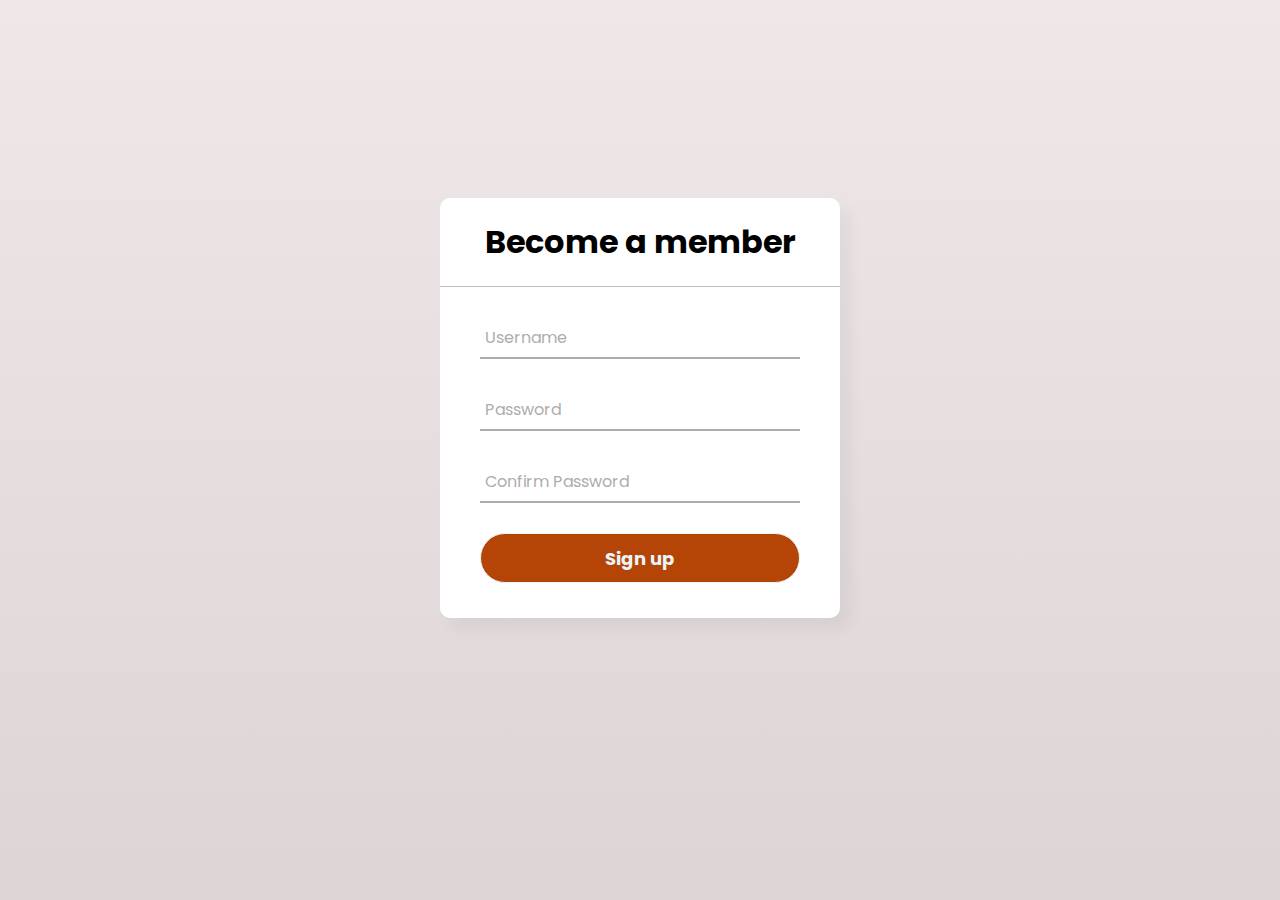
<file: signup.html>
<!DOCTYPE html>
<html lang="en" dir="ltr">
  <head>
    <meta charset="utf-8">
    <title>Kookasap - Sign up</title>
    <link rel="icon" size="16x16 "href="tab.png">
    <link rel="stylesheet" href="loginstyle.css">
  </head>
  <body>
    <div class="center">
      <h1>Become a member</h1>
      <form method="get" action="homepageafterlogin.html">
        <div class="txt_field">
          <input type="text" required>
          <span></span>
          <label>Username</label>
        </div>
        <div class="txt_field">
          <input type="password" required>
          <span></span>
          <label>Password</label>
        </div>
        <div class="txt_field">
            <input type="password" required>
            <span></span>
            <label>Confirm Password</label>
          </div>
        <input type="submit" value="Sign up">
      </form>
    </div>

  </body>
</html>
</file>
<file: style.css>
@import url('https://fonts.googleapis.com/css2?family=Poppins:wght@200;300;400;500;600;700;800;900&display=swap');

*{
    padding: 0;
    margin: 0;
    box-sizing: border-box;
}
:root{
    --tenne-tawny: #d65108;
    --tenne-tawny-dark: #b54507;
}
.main-nav {
    background-color: white;
    padding: 0%;
    display:flex;
    align-items: center;
    justify-content: space-between;
}
.main-nav ul {
    list-style: none;
    display: flex;
    text-transform:uppercase ;
    padding-right: 0.25rem;

}
li a {
    margin-right: 40px;
    color: black;
    font-family: "Poppins", sans-serif;
    font-size: 1.25rem;
    text-decoration:none
}
body{
    font-weight: 300;
    font-size: 1.05rem;
    line-height: 1.6;
    font-family: 'Poppins', sans-serif;
}

/*  */
.btn{
    font-family: inherit;
    cursor: pointer;
    outline: 0;
    font-size: 1.05rem;
}
.text{
    opacity: 0.8;
}
.title{
    font-size: 2rem;
    margin-bottom: 1rem;
}

/*  */
.container{
    min-height: 100vh;
}
.meal-wrapper{
    max-width: 1280px;
    margin: 0 auto;
    padding: 2rem;
    background: #fff;
    text-align: center;
}
.meal-search{
    margin: 2rem 0;
}
.meal-search cite{
    font-size: 1rem;
}
.meal-search-box{
    margin: 1.2rem 0;
    display: flex;
    align-items: stretch;
}
.search-control,
.search-btn{
    width: 100%;
}
.search-control{
    padding: 0 1rem;
    font-size: 1.1rem;
    font-family: inherit;
    outline: 0;
    border: 1px solid var(--tenne-tawny);
    color: var(--tenne-tawny);
    border-top-left-radius: 2rem;
    border-bottom-left-radius: 2rem;
}
.search-control::placeholder{
    color: var(--tenne-tawny);
}
.search-btn{
    width: 55px;
    height: 55px;
    font-size: 1.8rem;
    background: var(--tenne-tawny);
    color: #fff;
    border: none;
    border-top-right-radius: 2rem;
    border-bottom-right-radius: 2rem;
    transition: all 0.4s linear;
    -webkit-transition: all 0.4s linear;
    -moz-transition: all 0.4s linear;
    -ms-transition: all 0.4s linear;
    -o-transition: all 0.4s linear;
}
.search-btn:hover{
    background: var(--tenne-tawny-dark);
}
.meal-result{
    margin-top: 4rem;
}
#meal{
    margin: 2.4rem 0;
}
.meal-item{
    border-radius: 1rem;
    -webkit-border-radius: 1rem;
    -moz-border-radius: 1rem;
    -ms-border-radius: 1rem;
    -o-border-radius: 1rem;
    overflow: hidden;
    box-shadow: 0 4px 21px -12px rgba(0, 0, 0, 0.79);
    margin: 2rem 0;
}
.meal-img img{
    width: 100%;
    display: block;
}
.meal-name{
    padding: 1.5rem 0.5rem;
}
.meal-name h3{
    font-size: 1.4rem;
}
.recipe-btn{
    text-decoration: none;
    color: #fff;
    background: var(--tenne-tawny);
    font-weight: 500;
    font-size: 1.1rem;
    padding: 0.75rem 0;
    display: block;
    width: 175px;
    margin: 1rem auto;
    border-radius: 2rem;
    -webkit-border-radius: 2rem;
    -moz-border-radius: 2rem;
    -ms-border-radius: 2rem;
    -o-border-radius: 2rem;
    transition: all 0.4s linear;
    -webkit-transition: all 0.4s linear;
    -moz-transition: all 0.4s linear;
    -ms-transition: all 0.4s linear;
    -o-transition: all 0.4s linear;
}
.recipe-btn:hover{
    background: var(--tenne-tawny-dark);
}

/* meal details */
.meal-details{
    position: fixed;
    top: 50%;
    left: 50%;
    transform: translate(-50%, -50%);
    -webkit-transform: translate(-50%, -50%);
    -moz-transform: translate(-50%, -50%);
    -ms-transform: translate(-50%, -50%);
    -o-transform: translate(-50%, -50%);
    color: #fff;
    background: var(--tenne-tawny);
    border-radius: 1rem;
    -webkit-border-radius: 1rem;
    -moz-border-radius: 1rem;
    -ms-border-radius: 1rem;
    -o-border-radius: 1rem;
    width: 90%;
    height: 90%;
    overflow-y: scroll;
    display: none;
    padding: 2rem 0;
}
.meal-details::-webkit-scrollbar{
    width: 10px;
}
.meal-details::-webkit-scrollbar-thumb{
    background: #f0f0f0;
    border-radius: 2rem;
    -webkit-border-radius: 2rem;
    -moz-border-radius: 2rem;
    -ms-border-radius: 2rem;
    -o-border-radius: 2rem;
}


/* js related */
.showRecipe{
    display: block;
}

.meal-details-content{
    margin: 2rem;
}
.meal-details-content p:not(.recipe-category){
    padding: 1rem 0;
}
.recipe-close-btn{
    position: absolute;
    right: 2rem;
    top: 2rem;
    font-size: 1.8rem;
    background: #fff;
    border: none;
    width: 35px;
    height: 35px;
    border-radius: 50%;
    -webkit-border-radius: 50%;
    -moz-border-radius: 50%;
    -ms-border-radius: 50%;
    -o-border-radius: 50%;
    display: flex;
    align-items: center;
    justify-content: center;
    opacity: 0.9;
}
.recipe-title{
    letter-spacing: 1px;
    padding-bottom: 1rem;
}
.recipe-category{
    background: #fff;
    font-weight: 600;
    color: var(--tenne-tawny);
    display: inline-block;
    padding: 0.2rem 0.5rem;
    border-radius: 0.3rem;
    -webkit-border-radius: 0.3rem;
    -moz-border-radius: 0.3rem;
    -ms-border-radius: 0.3rem;
    -o-border-radius: 0.3rem;
}
.recipe-category{
    background: #fff;
    font-weight: 600;
    color: var(--tenne-tawny);
    display: inline-block;
    padding: 0.2rem 0.5rem;
    border-radius: 0.3rem;
    -webkit-border-radius: 0.3rem;
    -moz-border-radius: 0.3rem;
    -ms-border-radius: 0.3rem;
    -o-border-radius: 0.3rem;
}
.recipe-instruct{
    padding: 1rem 0;
}
.recipe-meal-img img{
    width: 100px;
    height: 100px;
    border-radius: 50%;
    -webkit-border-radius: 50%;
    -moz-border-radius: 50%;
    -ms-border-radius: 50%;
    -o-border-radius: 50%;
    margin: 0 auto;
    display: block;
}
.recipe-link{
    margin: 1.4rem 0;
}
.recipe-link a{
    color: #fff;
    font-size: 1.2rem;
    font-weight: 700;
    transition: all 0.4s linear;
    -webkit-transition: all 0.4s linear;
    -moz-transition: all 0.4s linear;
    -ms-transition: all 0.4s linear;
    -o-transition: all 0.4s linear;
}
.recipe-link a:hover{
    opacity: 0.8;
}


/*  */
.notFound{
    grid-template-columns: 1fr!important;
    color: var(--tenne-tawny);
    font-size: 1.8rem;
    font-weight: 600;
    width: 100%;
}






/* Media Queries */
@media screen and (min-width: 600px){
    .meal-search-box{
        width: 540px;
        margin-left: auto;
        margin-right: auto;
    }
}

@media screen and (min-width: 768px){
    #meal{
        display: grid;
        grid-template-columns: repeat(2, 1fr);
        gap: 2rem;
    }
    .meal-item{
        margin: 0;
    }
    .meal-details{
        width: 700px;
    }
}

@media screen and (min-width: 992px){
    #meal{
        grid-template-columns: repeat(3, 1fr);
    }
}
</file>
<file: styleforfeedback.css>
footer {
    font-family: 'Poppins', sans-serif;
    color: black;
  }
  
  #feedback-form {
    display: flex;
    flex-direction: column;
    align-items: center;
    width: 80%;
    margin: 0 auto;
  }
  
  #feedback-form label {
    color: black;
    font-size: 1.2em;
    margin-bottom: 0.1rem;
  }
  
  #feedback-form input[type="text"],
  #feedback-form textarea {
    border: 1px solid #b54507;
    background-color: white;
    color: black;
    font-size: 1em;
    padding: 0.25em;
    margin-bottom: -1em;
  }
  
  #feedback-form input[type="submit"] {
    background-color: #b54507;
    color: white;
    font-size: 1em;
    padding: 0.5em 1em;
    border: none;
    cursor: pointer;
    margin-bottom: auto;
    border-radius: 10%;
  }
</file>
<file: styleforaccountpage.css>
@import url('https://fonts.googleapis.com/css2?family=Poppins:wght@200;300;400;500;600;700;800;900&display=swap');
* {
    padding: 0;
    margin: 0;
    box-sizing: border-box;
  }

  :root {
    --tenne-tawny: #d65108;
    --tenne-tawny-dark: #b54507;
  }

  body {
    font-weight: 300;
    font-size: 1.05rem;
    line-height: 1.6;
    font-family: "Poppins", sans-serif;
    color: #333;
  }

  .main-nav {
    background-color: white;
    display: flex;
    align-items: center;
    justify-content: space-between;
    padding: 1rem;
    position: fixed;
    top: 0;
    width: 100%;
    z-index: 1;
  }

  .main-nav ul {
    list-style: none;
    display: flex;
    text-transform: uppercase;
  }

  .main-nav li a {
    margin-right: 1.5rem;
    color: #333;
    font-family: "Poppins", sans-serif;
    font-size: 1.25rem;
    text-decoration: none;
  }

  .main-nav li a.active,
  .main-nav li a:hover {
    color: var(--tenne-tawny);
  }

  .container {
    max-width: 1500px;
    margin: 0 auto;
    padding: 2rem;
  }

  .account-container {
    display: flex;
    flex-direction: column;
    justify-content: flex-start;
  }

  .account-title {
    margin-bottom: 2rem;
    font-size: 3rem;
    text-align: center;
  }

  .account-section {
    width: 80%;
    margin-bottom: 2rem;
  }

  .account-section-title {
    font-size: 2rem;
    margin-bottom: 1rem;
  }

  .account-label {
    font-weight: 500;
    margin-bottom: 0.5rem;
  }

  .account-value {
    font-weight: 300;
    margin-bottom: 1rem;
  }

  .btn {
    font-size: 1rem;
    font-weight: 500;
    padding: 0.75rem 1.5rem;
    border-radius: 0.25rem;
    cursor: pointer;
    display: inline-block;
  }

  .btn-primary {
    color: #fff;
    background-color: var(--tenne-tawny);
    border-color: var(--tenne-tawny-dark);
  }

  .btn-secondary {
    color: #333;
    background-color: #fff;
    border-color: #ccc;
  }
  .btn-logout {
    background-color: #333;
    color: #fff;
    border-color: #333;
  }

  .btn-logout:hover {
    background-color: var(--tenne-tawny-dark);
    border-color: var(--tenne-tawny-dark);
  }
  .main-nav {
    background-color: white;
    padding: 0%;
    display:flex;
    align-items: center;
    justify-content: space-between;
}
.main-nav ul {
    list-style: none;
    display: flex;
    text-transform:uppercase ;
    padding-right: 0.25rem;

}
li {
    margin-right: 40px;
    color: black;
    font-family: "Poppins", sans-serif;
    font-size: 1.25rem;
    text-decoration:none
}
</file>
<file: loginstyle.css>
@import url('https://fonts.googleapis.com/css2?family=Noto+Sans:wght@700&family=Poppins:wght@400;500;600&display=swap');
*{
  margin: 0;
  padding: 0;
  box-sizing: border-box;
  font-family: "Poppins", sans-serif;
}
body{
  margin: 0;
  padding: 0;
  background: linear-gradient(0deg,#ddd5d5, #f0e8e8);
  height: 100vh;
  overflow: hidden;
}
.center{
  position: absolute;
  top: 50%;
  left: 50%;
  transform: translate(-50%, -60%);
  width: 400px;
  height: 420px;
  background: white;
  border-radius: 10px;
  box-shadow: 10px 10px 15px rgba(0,0,0,0.05);
}
.center h1{
  text-align: center;
  padding: 20px 0;
  border-bottom: 1px solid silver;
}
.center form{
  padding: 0 40px;
  box-sizing: border-box;
}
form .txt_field{
  position: relative;
  border-bottom: 2px solid #adadad;
  margin: 30px 0;
}
.txt_field input{
  width: 100%;
  padding: 0 5px;
  height: 40px;
  font-size: 16px;
  border: none;
  background: none;
  outline: none;
}
.txt_field label{
  position: absolute;
  top: 50%;
  left: 5px;
  color: #adadad;
  transform: translateY(-50%);
  font-size: 16px;
  pointer-events: none;
  transition: .5s;
}
.txt_field span::before{
  content: '';
  position: absolute;
  top: 40px;
  left: 0;
  width: 0%;
  height: 2px;
  background: #b54507;
  transition: .5s;
}
.txt_field input:focus ~ label,
.txt_field input:valid ~ label{
  top: -5px;
  color: #b54507;
}
.txt_field input:focus ~ span::before,
.txt_field input:valid ~ span::before{
  width: 100%;
}
.pass{
  margin: -5px 0 20px 5px;
  color: #a6a6a6;
  cursor: pointer;
}
.pass:hover{
  text-decoration: underline;
}
input[type="submit"]{
  width: 100%;
  height: 50px;
  border: 1px solid;
  background: #b54507;
  border-radius: 25px;
  font-size: 18px;
  color: #e9f4fb;
  font-weight: 700;
  cursor: pointer;
  outline: none;
}
input[type="submit"]:hover{
  border-color: #b54507;
  transition: .5s;
}
.signup_link{
  margin: 30px 0;
  text-align: center;
  font-size: 16px;
  color: #666666;
}
.signup_link a{
  color: #b54507;
  text-decoration: none;
}
.signup_link a:hover{
  text-decoration: underline;
}
</file>
<file: styleforplanner.css>
.main-nav {
    background-color: white;
    padding: 0%;
    display:flex;
    align-items: center;
    justify-content: space-between;
}
.main-nav ul {
    list-style: none;
    display: flex;
    text-transform:uppercase ;
    padding-right: 0.25rem;

}
li a {
    margin-right: 40px;
    color: black;
    font-family: "Poppins", sans-serif;
    font-size: 1.25rem;
    text-decoration:none
}
body{
    font-weight: 300;
    font-size: 1.05rem;
    line-height: 1.6;
    font-family: 'Poppins', sans-serif;
}
#meal-plan-form {
    width: 800px; /* set a fixed width for the form */
    margin: 0 auto; /* center the form on the page */
    background-color: white; /* set the background color to white */
    padding: 20px; /* add some padding to the form */
    border-radius: 8px; /* add rounded corners to the form */
    color: black; /* set the text color to black */
    box-shadow: 0 4px 8px 0 rgba(0, 0, 0, 0.2), 0 6px 20px 0 rgba(0, 0, 0, 0.19); /* add a subtle shadow to the form */
}

#meal-plan-form table {
    width: 100%; /* set the table to be full width */
    border-collapse: collapse; /* remove the default table border */
}

#meal-plan-form th,
#meal-plan-form td {
    padding: 8px; /* add some padding to the table cells */
    border: 1px solid white; /* set the border color to a light grey */
    text-align: center; /* center the text in the table cells */
}

#meal-plan-form th {
    background-color: #d65108; /* add a #d65108 background color to the table headers */
    font-weight: bold; /* make the table headers bold */
    color: white; /* set the text color of the table headers to white */
    border: white;
}

#meal-plan-form input[type="text"] {
    width: 100%; /* make the input fields full width */
    border: 1px solid black; /* set the border color of the input fields to a light grey */
    background-color: white; /* set the background color of the input fields to white */
    padding: 12px; /* add some padding to the input fields */
    font-size: 16px; /* increase the font size of the input fields */
    box-sizing: border-box; /* allow the input fields to be resized */
    color: black; /* set the text color of the input fields to black */
}

#meal-plan-form input[type="text"]:focus {
    border: 1px solid #d65108; /* set the border color of the input fields to #d65108 when they are focused */
    outline: none; /* remove the default outline around the input fields */
}

#create-shopping-list-btn {
    display: block; /* make the button a block element */
    width: 200px; /* set a fixed width for the button */
    margin: 20px auto; /* center the button on the page */
    padding: 14px; /* add some padding to the button */
    border: none; /* remove the default border around the button */
    border-radius: 4px; /* add rounded corners to the button */
    background-color: #d65108; /* set the background color of the button to #d65108 */
    color: white; /* set the text color of the button to white */
    font-size: 16px; /* increase the font size of the button */
    font-weight: bold; /* make the button text bold */
    cursor: pointer; /* change the cursor to a pointer when hovering over the button */
}

#create-shopping-list-btn:hover {
    background-color: #9e3b0e; /* set the background color of the button to a slightly darker color when hovering */
}

#create-shopping-list-btn:active {
    transform: translateY(2px); /* slightly shift the button down when it is active (clicked) */
}

#create-shopping-list-btn:disabled {
    background-color: #ccc; /* set the background color of the button to a light grey when it is disabled */
    color: #999; /* set the text color of the button to a darker grey when it is disabled */
    cursor: not-allowed; /* change the cursor to a "not allowed" icon when the button is disabled */
}
</file>
<file: Styleforcommunity.css>
/* reset default styles */
* {
  margin: 0;
  padding: 0;
  box-sizing: border-box;
}

/* set primary colors */
:root {
  --white: #fff;
  --black: #000;
  --primary: #d65108;
}

/* set font */
body {
  font-family: 'Poppins', sans-serif;
}

.main-nav {
  background-color: white;
  padding: 0%;
  display:flex;
  align-items: center;
  justify-content: space-between;
}
.main-nav ul {
  list-style: none;
  display: flex;
  text-transform:uppercase ;
  padding-right: 0.25rem;

}
li a {
  margin-right: 40px;
  color: black;
  font-family: "Poppins", sans-serif;
  font-size: 1.25rem;
  text-decoration:none
}

/* container styles */
.container {
  max-width: 1024px;
  margin: 0 auto;
  padding: 2rem;
}

/* title styles */
.title {
  margin: 2rem 0;
  font-size: 2rem;
  text-transform: uppercase;
  letter-spacing: 0.1rem;
}

/* forum nav styles */
.forum-nav {
  display: flex;
  margin-bottom: 2rem;
}

.forum-nav ul {
  display: flex;
  list-style: none;
}

.forum-nav li {
  margin: 0 1rem;
}

.forum-nav a {
  color: var(--primary);
  text-decoration: none;
}

/* forum content styles */
.forum-content {
  display: flex;
  flex-wrap: wrap;
}

.post {
  width: 50%;
  margin-bottom: 2rem;
  padding: 1rem;
  background-color: var(--white);
  box-shadow: 0 2px 4px rgba(0, 0, 0, 0.1);
}

.post-title {
  margin-bottom: 0.5rem;
  font-size: 1.5rem;
  font-weight: bold;
}

.post-meta {
  margin-bottom: 1rem;
  font-size: 0.9rem;
  color: #666;
}

.post-description {
  font-size: 1rem;
  line-height: 1.5;
  color: #333;
}
/* footer styles */
footer {
  background-color: var(--black);
  color: var(--white);
  padding: 1rem;
  text-align: center;
}

footer a {
  color: var(--white);
  text-decoration: none;
}


/* media queries */
@media (max-width: 768px) {
  header .main-nav ul {
    display: none;
  }

  header .main-nav a.Logo {
    display: block;
  }

  .post {
    width: 100%;
  }
}

/* hamburger menu styles */
.hamburger {
  display: none;
  cursor: pointer;
}

.hamburger div {
  width: 25px;
  height: 3px;
  background-color: var(--white);
  margin: 5px;
}

@media (max-width: 768px) {
  .hamburger {
    display: block;
  }

  header .main-nav ul {
    position: absolute;
    top: 100%;
    left: 0;
    right: 0;
    background-color: var(--primary);
    display: flex;
    flex-direction: column;
    align-items: center;
    transform: translateY(-100%);
    transition: transform 0.3s ease-out;
  }

  header .main-nav ul.open {
    transform: translateY(0);
  }
}
/* create post form styles */
.create-post {
  display: flex;
  flex-direction: column;
  align-items: flex-start;
  margin-bottom: 2rem;
}

.create-post label {
  font-size: 0.9rem;
  margin-bottom: 0.5rem;
  color: var(--primary);
}

.create-post input,
.create-post textarea {
  width: 450%;
  padding: 0.5rem;
  font-size: 1rem;
  border: 1px solid #ccc;
  border-radius: 4px;
}

.create-post textarea {
  height: 100px;
}

.create-post button {
  background-color: var(--primary);
  color: var(--white);
  font-size: 1rem;
  font-weight: bold;
  padding: 0.5rem 1rem;
  border: none;
  border-radius: 4px;
  cursor: pointer;
  margin-top: 10%;
  margin-left:210% ;
}

.create-post input[type="submit"]:hover {
  background-color: #d65108cc;
}
</file>
